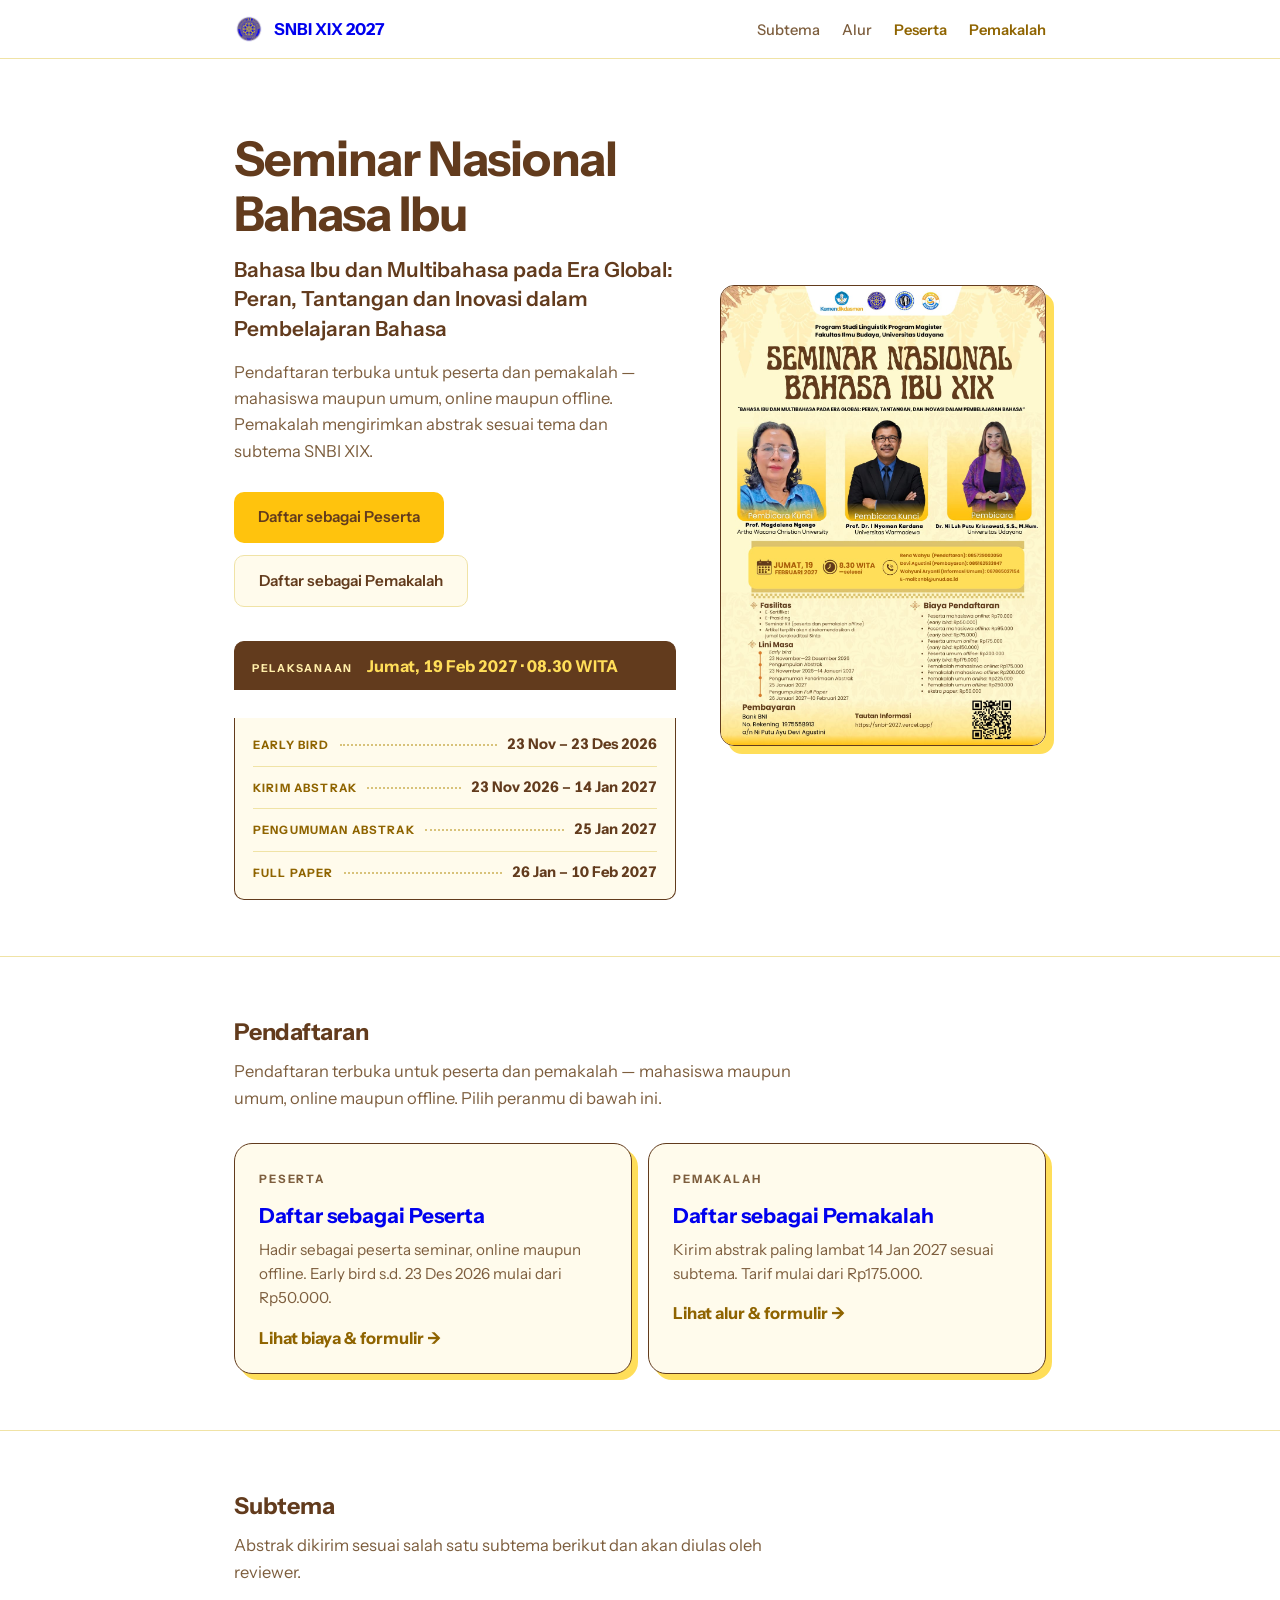
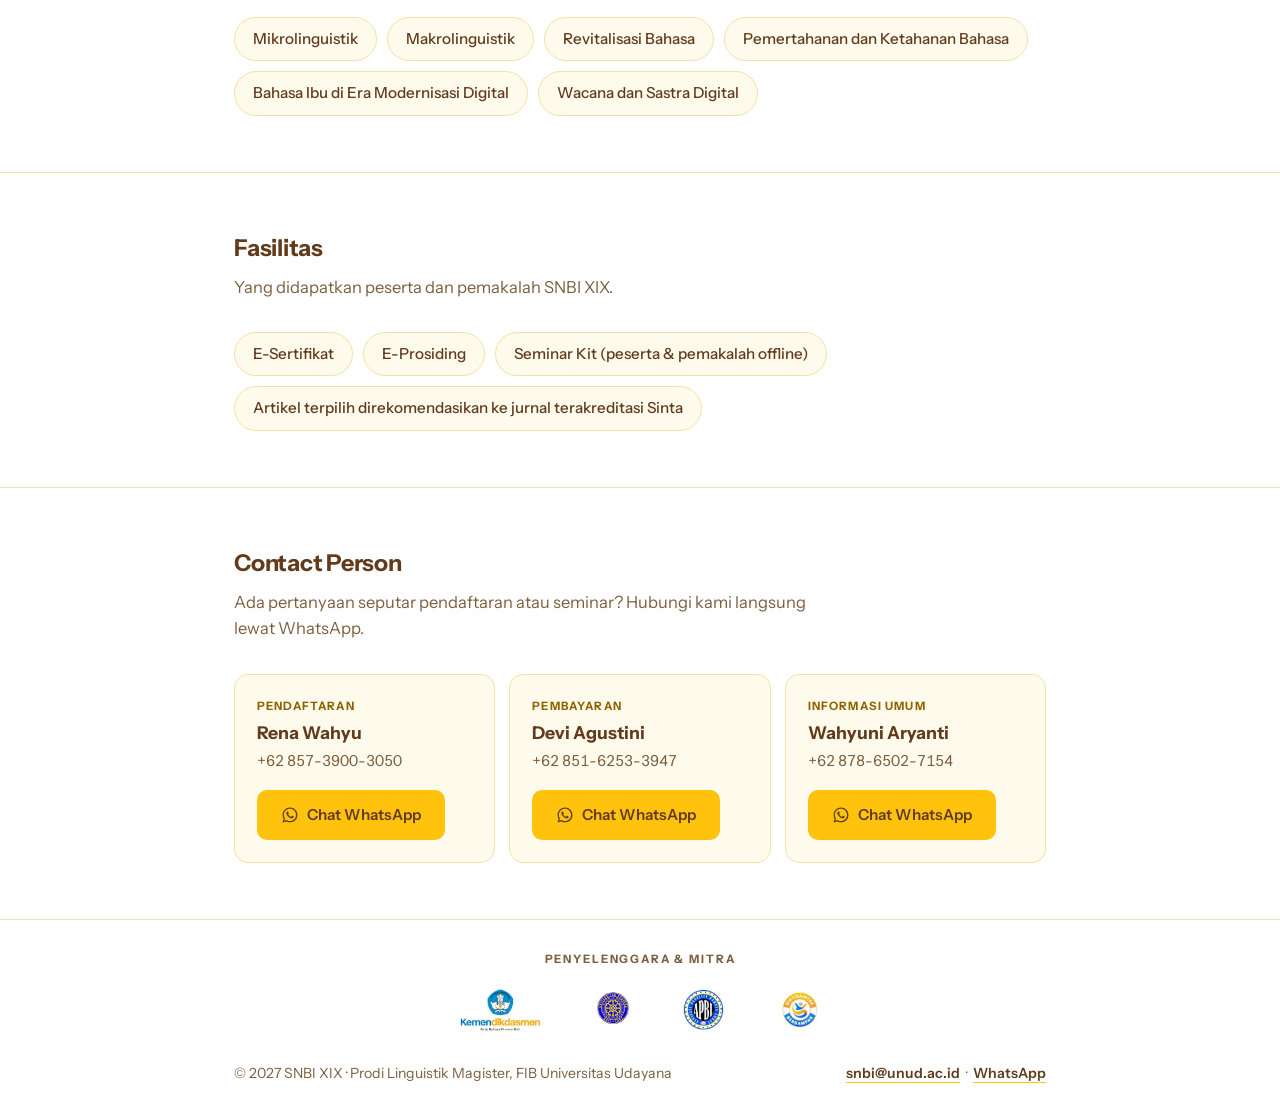
<file: index.html>
<!doctype html>
<html lang="id">
  <head>
    <meta charset="UTF-8" />
    <meta name="viewport" content="width=device-width, initial-scale=1.0" />
    <meta
      name="description"
      content="Seminar Nasional Bahasa Ibu (SNBI) XIX 2027 — Jumat, 19 Februari 2027, Universitas Udayana. Pendaftaran peserta & pemakalah."
    />
    <title>SNBI XIX 2027 — Seminar Nasional Bahasa Ibu</title>
    <link rel="icon" type="image/png" href="favicon.png" />
    <link rel="preconnect" href="https://fonts.googleapis.com" />
    <link rel="preconnect" href="https://fonts.gstatic.com" crossorigin />
    <link
      href="https://fonts.googleapis.com/css2?family=Instrument+Sans:wght@400;500;600;700&display=swap"
      rel="stylesheet"
    />
    <link rel="stylesheet" href="styles.css" />
    <script src="site.js" defer></script>
  </head>
  <body>
    <nav class="nav">
      <div class="nav-inner">
        <a class="brand" href="index.html">
          <img src="favicon.png" alt="Lambang Universitas Udayana" />
          SNBI XIX 2027
        </a>
        <ul class="nav-links">
          <li class="hide-mobile"><a href="#subtema">Subtema</a></li>
          <li class="hide-mobile"><a href="pemakalah.html#alur">Alur</a></li>
          <li><a class="nav-cta" href="peserta.html">Peserta</a></li>
          <li><a class="nav-cta" href="pemakalah.html">Pemakalah</a></li>
        </ul>
      </div>
    </nav>

    <header class="hero">
      <div class="wrap hero-grid">
        <div class="hero-copy">
        <h1>Seminar Nasional Bahasa Ibu</h1>
        <p class="hero-sub">
          Bahasa Ibu dan Multibahasa pada Era Global: Peran, Tantangan dan
          Inovasi dalam Pembelajaran Bahasa
        </p>
        <p>
          Pendaftaran terbuka untuk peserta dan pemakalah — mahasiswa maupun
          umum, online maupun offline. Pemakalah mengirimkan abstrak sesuai
          tema dan subtema SNBI XIX.
        </p>
        <div class="actions">
          <a class="btn btn-primary" href="peserta.html">Daftar sebagai Peserta</a>
          <a class="btn btn-ghost" href="pemakalah.html">Daftar sebagai Pemakalah</a>
        </div>
        <div class="dates">
          <p class="dates-when">
            <span>Pelaksanaan</span>
            <strong>Jumat, 19 Feb 2027 · 08.30 WITA</strong>
          </p>
          <dl>
            <div>
              <dt>Early bird</dt>
              <span class="dots" aria-hidden="true"></span>
              <dd>23 Nov – 23 Des 2026</dd>
            </div>
            <div>
              <dt>Kirim abstrak</dt>
              <span class="dots" aria-hidden="true"></span>
              <dd>23 Nov 2026 – 14 Jan 2027</dd>
            </div>
            <div>
              <dt>Pengumuman abstrak</dt>
              <span class="dots" aria-hidden="true"></span>
              <dd>25 Jan 2027</dd>
            </div>
            <div>
              <dt>Full paper</dt>
              <span class="dots" aria-hidden="true"></span>
              <dd>26 Jan – 10 Feb 2027</dd>
            </div>
          </dl>
        </div>
        </div>
        <a
          class="poster-card"
          href="poster.jpg"
          target="_blank"
          rel="noopener"
          aria-label="Lihat poster SNBI XIX 2027 dalam ukuran penuh"
        >
          <img
            src="poster.jpg"
            alt="Poster Seminar Nasional Bahasa Ibu (SNBI) XIX 2027"
          />
        </a>
      </div>
    </header>

    <section class="section" id="daftar">
      <div class="wrap">
        <h2>Pendaftaran</h2>
        <p class="section-intro">
          Pendaftaran terbuka untuk peserta dan pemakalah — mahasiswa maupun
          umum, online maupun offline. Pilih peranmu di bawah ini.
        </p>
        <div class="choice-grid">
          <a class="choice" href="peserta.html">
            <span class="tag">Peserta</span>
            <strong>Daftar sebagai Peserta</strong>
            <p>
              Hadir sebagai peserta seminar, online maupun offline. Early
              bird s.d. 23 Des 2026 mulai dari Rp50.000.
            </p>
            <span class="go">Lihat biaya &amp; formulir →</span>
          </a>
          <a class="choice" href="pemakalah.html">
            <span class="tag">Pemakalah</span>
            <strong>Daftar sebagai Pemakalah</strong>
            <p>
              Kirim abstrak paling lambat 14 Jan 2027 sesuai subtema. Tarif
              mulai dari Rp175.000.
            </p>
            <span class="go">Lihat alur &amp; formulir →</span>
          </a>
        </div>
      </div>
    </section>

    <section class="section" id="subtema">
      <div class="wrap">
        <h2>Subtema</h2>
        <p class="section-intro">
          Abstrak dikirim sesuai salah satu subtema berikut dan akan diulas
          oleh reviewer.
        </p>
        <div class="chips">
          <span class="chip">Mikrolinguistik</span>
          <span class="chip">Makrolinguistik</span>
          <span class="chip">Revitalisasi Bahasa</span>
          <span class="chip">Pemertahanan dan Ketahanan Bahasa</span>
          <span class="chip">Bahasa Ibu di Era Modernisasi Digital</span>
          <span class="chip">Wacana dan Sastra Digital</span>
        </div>
      </div>
    </section>

    <section class="section" id="fasilitas">
      <div class="wrap">
        <h2>Fasilitas</h2>
        <p class="section-intro">
          Yang didapatkan peserta dan pemakalah SNBI XIX.
        </p>
        <div class="chips">
          <span class="chip">E-Sertifikat</span>
          <span class="chip">E-Prosiding</span>
          <span class="chip">Seminar Kit (peserta &amp; pemakalah offline)</span>
          <span class="chip"
            >Artikel terpilih direkomendasikan ke jurnal terakreditasi
            Sinta</span
          >
        </div>
      </div>
    </section>

    <section class="section" id="kontak">
      <div class="wrap">
        <h2>Contact Person</h2>
        <p class="section-intro">
          Ada pertanyaan seputar pendaftaran atau seminar? Hubungi kami
          langsung lewat WhatsApp.
        </p>
        <div class="contact-grid">
          <div class="contact-card">
            <div class="who">
              <span class="role">Pendaftaran</span>
              <strong>Rena Wahyu</strong>
              <span>+62 857-3900-3050</span>
            </div>
            <a class="btn-wa" data-link="waRena" aria-label="Chat WhatsApp Rena Wahyu (Pendaftaran)">
              <svg width="18" height="18" viewBox="0 0 24 24" fill="currentColor" aria-hidden="true">
                <path d="M12.04 2c-5.46 0-9.9 4.44-9.9 9.9 0 1.75.46 3.45 1.32 4.95L2 22l5.3-1.39c1.45.79 3.08 1.21 4.74 1.21 5.46 0 9.9-4.44 9.9-9.9S17.5 2 12.04 2Zm0 18.02c-1.48 0-2.94-.4-4.2-1.15l-.3-.18-3.12.82.83-3.04-.2-.31a8.06 8.06 0 0 1-1.24-4.26c0-4.47 3.64-8.1 8.12-8.1 4.47 0 8.1 3.63 8.1 8.1 0 4.48-3.63 8.12-8.1 8.12Zm4.46-6.08c-.24-.12-1.44-.71-1.66-.79-.22-.08-.39-.12-.55.12-.16.24-.63.79-.77.95-.14.16-.28.18-.52.06-.24-.12-1.03-.38-1.96-1.21-.72-.64-1.21-1.44-1.35-1.68-.14-.24-.02-.37.11-.5.11-.11.24-.28.36-.42.12-.14.16-.24.24-.4.08-.16.04-.3-.02-.42-.06-.12-.55-1.32-.75-1.81-.2-.47-.4-.41-.55-.41h-.47c-.16 0-.42.06-.64.3-.22.24-.84.82-.84 2s.86 2.32.98 2.48c.12.16 1.7 2.6 4.12 3.64.58.25 1.02.4 1.37.51.58.18 1.1.16 1.51.1.46-.07 1.44-.59 1.64-1.16.2-.57.2-1.05.14-1.16-.06-.1-.22-.16-.46-.28Z"/>
              </svg>
              Chat WhatsApp
            </a>
          </div>
          <div class="contact-card">
            <div class="who">
              <span class="role">Pembayaran</span>
              <strong>Devi Agustini</strong>
              <span>+62 851-6253-3947</span>
            </div>
            <a class="btn-wa" data-link="waDewi" aria-label="Chat WhatsApp Devi Agustini (Pembayaran)">
              <svg width="18" height="18" viewBox="0 0 24 24" fill="currentColor" aria-hidden="true">
                <path d="M12.04 2c-5.46 0-9.9 4.44-9.9 9.9 0 1.75.46 3.45 1.32 4.95L2 22l5.3-1.39c1.45.79 3.08 1.21 4.74 1.21 5.46 0 9.9-4.44 9.9-9.9S17.5 2 12.04 2Zm0 18.02c-1.48 0-2.94-.4-4.2-1.15l-.3-.18-3.12.82.83-3.04-.2-.31a8.06 8.06 0 0 1-1.24-4.26c0-4.47 3.64-8.1 8.12-8.1 4.47 0 8.1 3.63 8.1 8.1 0 4.48-3.63 8.12-8.1 8.12Zm4.46-6.08c-.24-.12-1.44-.71-1.66-.79-.22-.08-.39-.12-.55.12-.16.24-.63.79-.77.95-.14.16-.28.18-.52.06-.24-.12-1.03-.38-1.96-1.21-.72-.64-1.21-1.44-1.35-1.68-.14-.24-.02-.37.11-.5.11-.11.24-.28.36-.42.12-.14.16-.24.24-.4.08-.16.04-.3-.02-.42-.06-.12-.55-1.32-.75-1.81-.2-.47-.4-.41-.55-.41h-.47c-.16 0-.42.06-.64.3-.22.24-.84.82-.84 2s.86 2.32.98 2.48c.12.16 1.7 2.6 4.12 3.64.58.25 1.02.4 1.37.51.58.18 1.1.16 1.51.1.46-.07 1.44-.59 1.64-1.16.2-.57.2-1.05.14-1.16-.06-.1-.22-.16-.46-.28Z"/>
              </svg>
              Chat WhatsApp
            </a>
          </div>
          <div class="contact-card">
            <div class="who">
              <span class="role">Informasi Umum</span>
              <strong>Wahyuni Aryanti</strong>
              <span>+62 878-6502-7154</span>
            </div>
            <a class="btn-wa" data-link="waWahyuni" aria-label="Chat WhatsApp Wahyuni Aryanti (Informasi Umum)">
              <svg width="18" height="18" viewBox="0 0 24 24" fill="currentColor" aria-hidden="true">
                <path d="M12.04 2c-5.46 0-9.9 4.44-9.9 9.9 0 1.75.46 3.45 1.32 4.95L2 22l5.3-1.39c1.45.79 3.08 1.21 4.74 1.21 5.46 0 9.9-4.44 9.9-9.9S17.5 2 12.04 2Zm0 18.02c-1.48 0-2.94-.4-4.2-1.15l-.3-.18-3.12.82.83-3.04-.2-.31a8.06 8.06 0 0 1-1.24-4.26c0-4.47 3.64-8.1 8.12-8.1 4.47 0 8.1 3.63 8.1 8.1 0 4.48-3.63 8.12-8.1 8.12Zm4.46-6.08c-.24-.12-1.44-.71-1.66-.79-.22-.08-.39-.12-.55.12-.16.24-.63.79-.77.95-.14.16-.28.18-.52.06-.24-.12-1.03-.38-1.96-1.21-.72-.64-1.21-1.44-1.35-1.68-.14-.24-.02-.37.11-.5.11-.11.24-.28.36-.42.12-.14.16-.24.24-.4.08-.16.04-.3-.02-.42-.06-.12-.55-1.32-.75-1.81-.2-.47-.4-.41-.55-.41h-.47c-.16 0-.42.06-.64.3-.22.24-.84.82-.84 2s.86 2.32.98 2.48c.12.16 1.7 2.6 4.12 3.64.58.25 1.02.4 1.37.51.58.18 1.1.16 1.51.1.46-.07 1.44-.59 1.64-1.16.2-.57.2-1.05.14-1.16-.06-.1-.22-.16-.46-.28Z"/>
              </svg>
              Chat WhatsApp
            </a>
          </div>
        </div>
      </div>
    </section>

    <footer>
      <div class="wrap">
        <p class="logo-label">Penyelenggara &amp; Mitra</p>
        <div class="logo-row">
          <img
            src="logo-kemendikdasmen.png"
            alt="Logo Kementerian Pendidikan Dasar dan Menengah"
          />
          <img src="logo_unud.png" alt="Logo Universitas Udayana" />
          <img
            src="logo-apbl.png"
            alt="Logo Asosiasi Peneliti Bahasa Lokal"
          />
          <img
            src="logo-berdampak.png"
            alt="Logo Diktisaintek Berdampak"
          />
        </div>
        <div class="footer-inner">
          <span
            >&copy; 2027 SNBI XIX · Prodi Linguistik Magister, FIB Universitas
            Udayana</span
          >
          <span>
            <a data-link="email">snbi@unud.ac.id</a> &nbsp;·&nbsp;
            <a data-link="wa">WhatsApp</a>
          </span>
        </div>
      </div>
    </footer>
  </body>
</html>
</file>
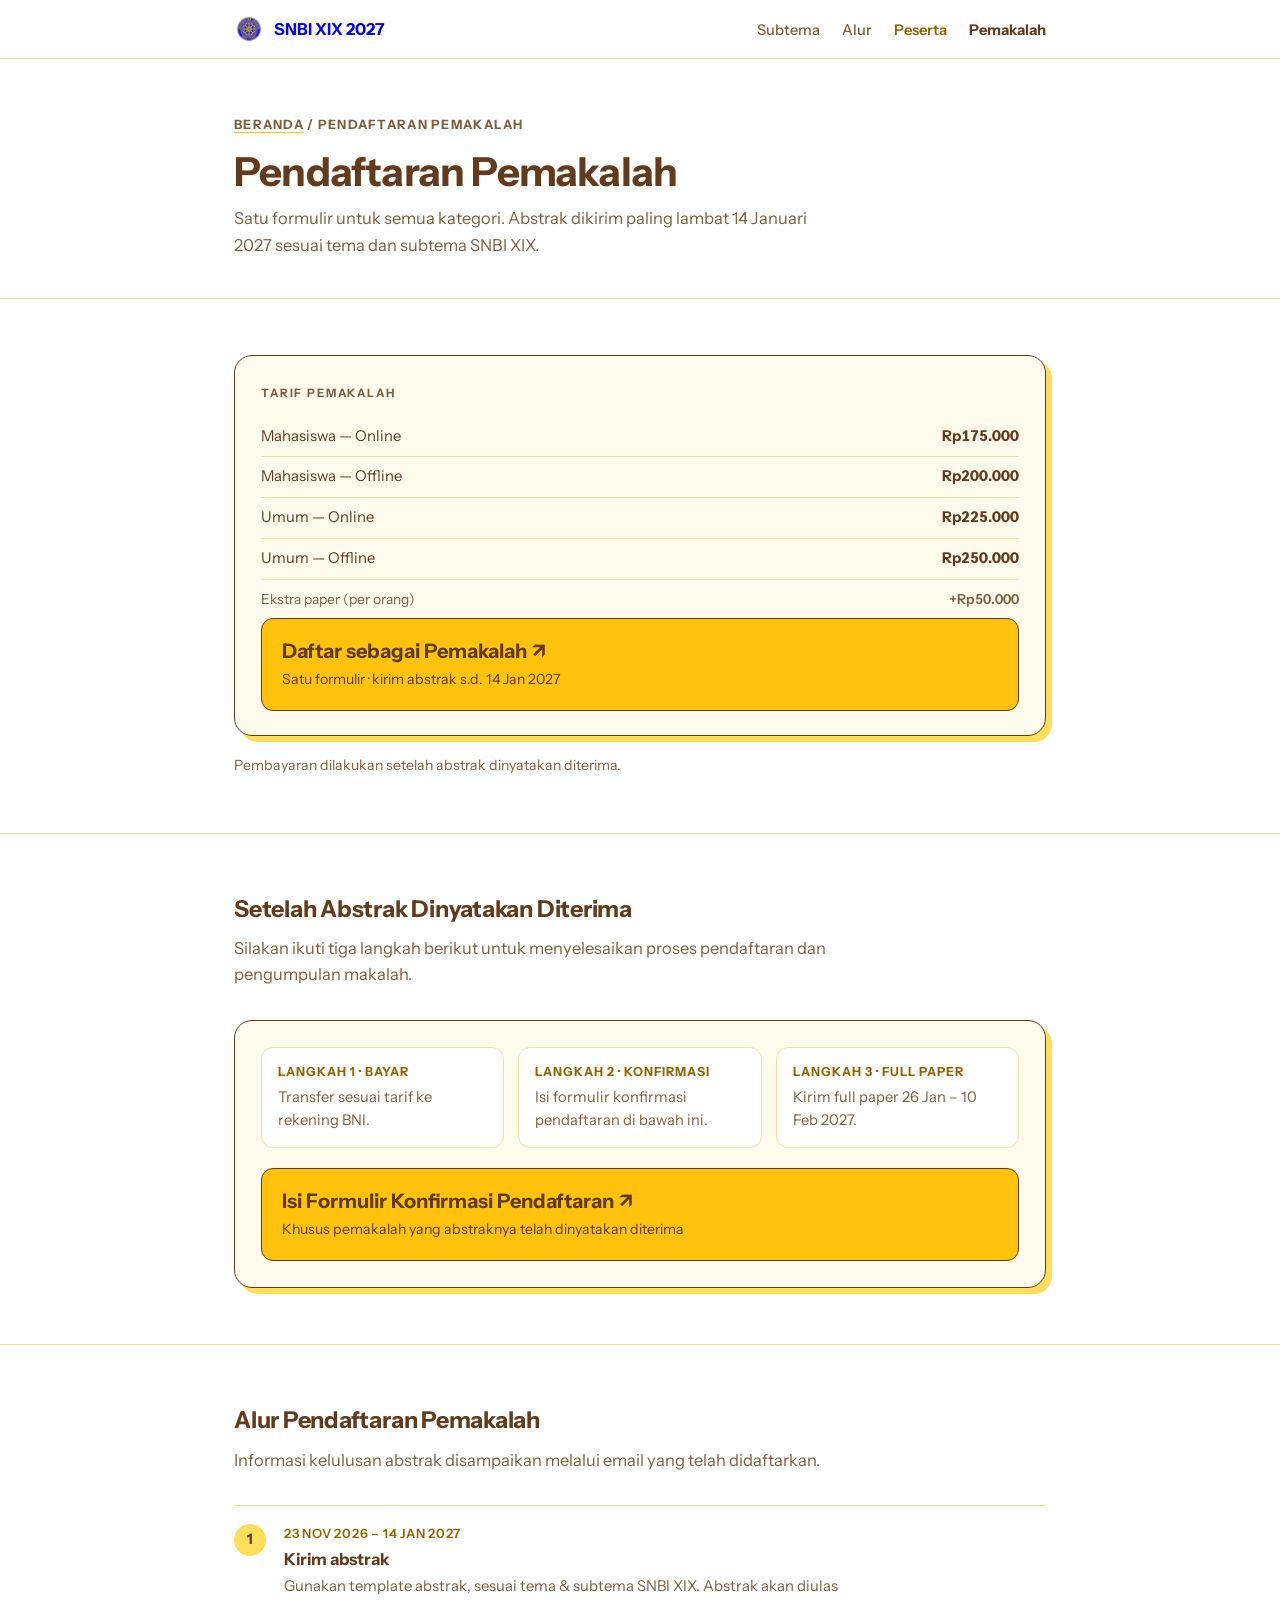
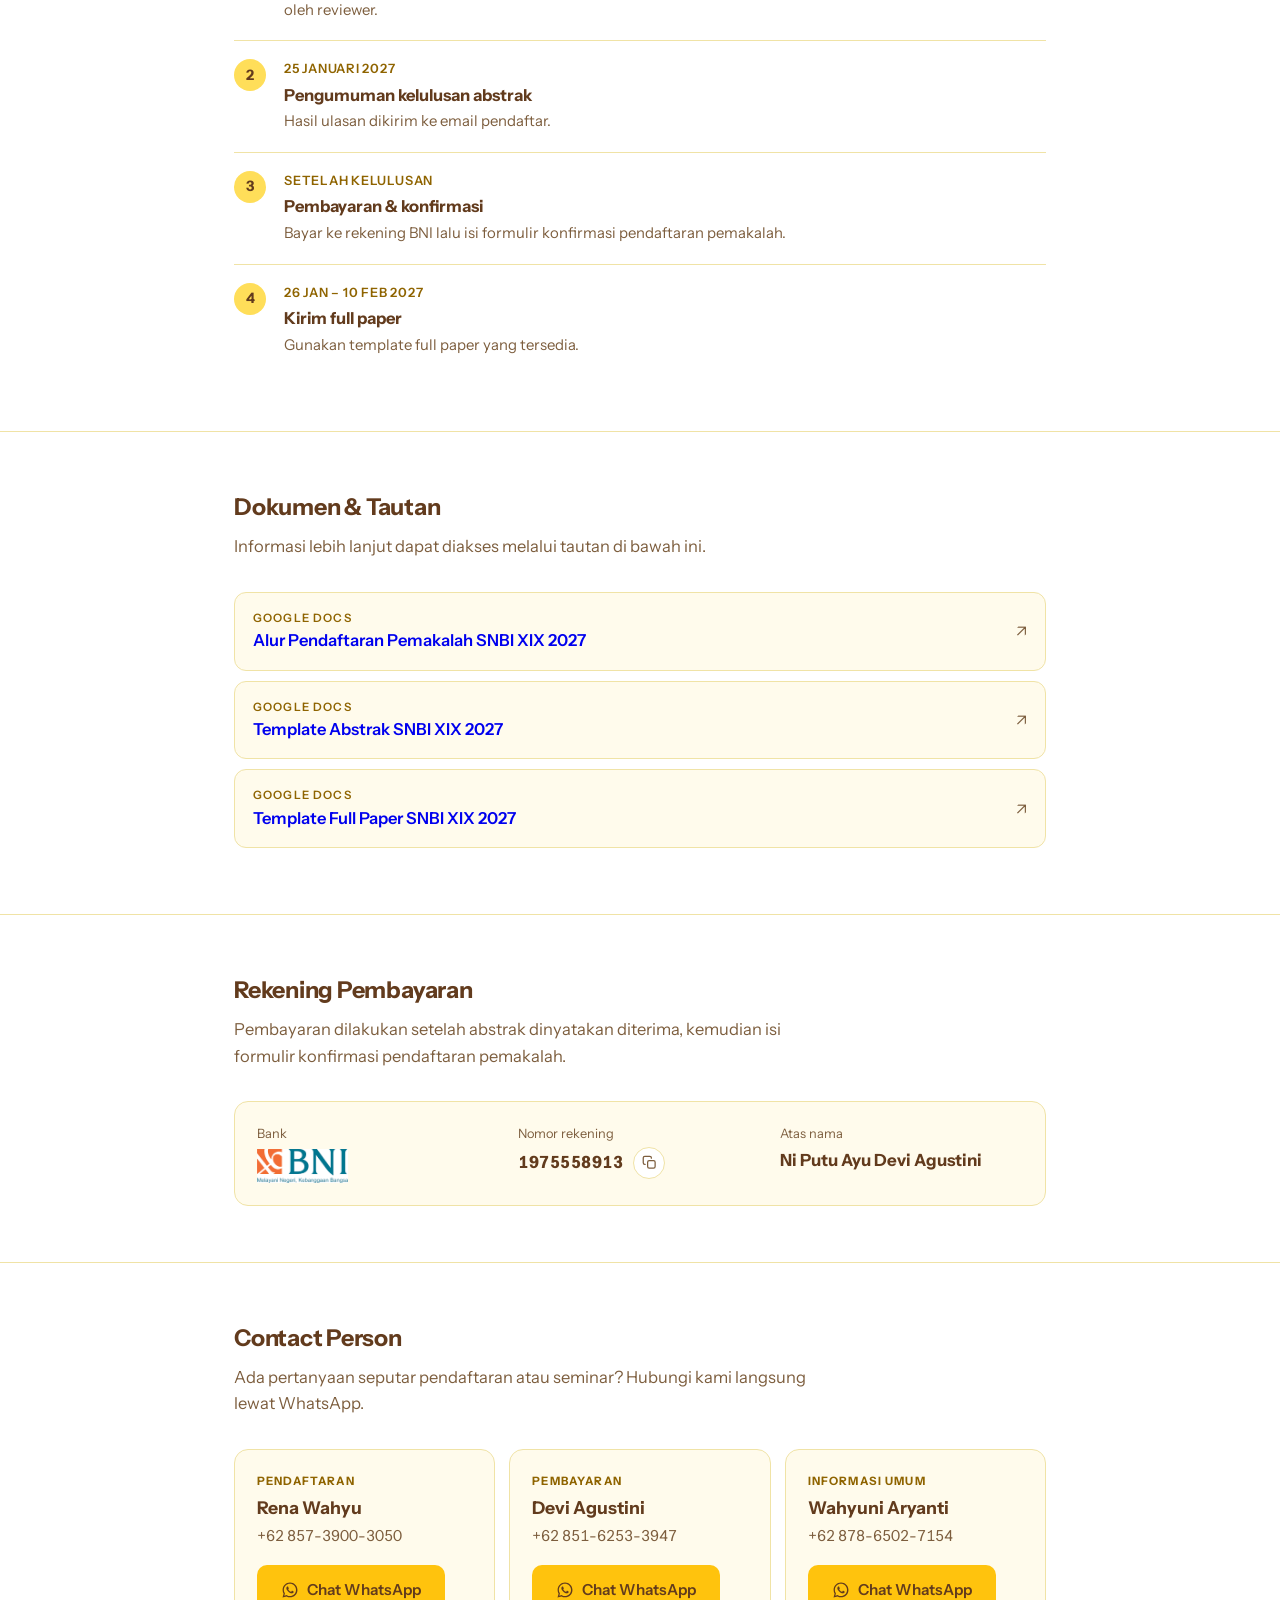
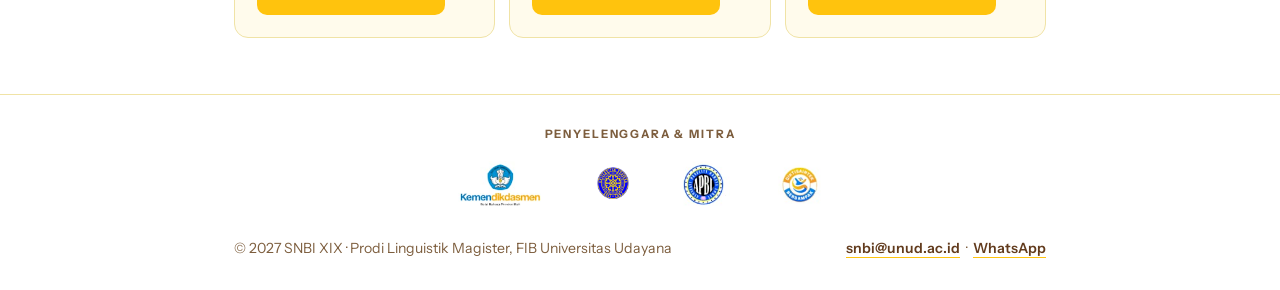
<file: pemakalah.html>
<!doctype html>
<html lang="id">
  <head>
    <meta charset="UTF-8" />
    <meta name="viewport" content="width=device-width, initial-scale=1.0" />
    <meta
      name="description"
      content="Pendaftaran pemakalah SNBI XIX 2027 — kirim abstrak s.d. 14 Jan 2027. Tarif, alur pendaftaran, dan template dokumen."
    />
    <title>Pendaftaran Pemakalah — SNBI XIX 2027</title>
    <link rel="icon" type="image/png" href="favicon.png" />
    <link rel="preconnect" href="https://fonts.googleapis.com" />
    <link rel="preconnect" href="https://fonts.gstatic.com" crossorigin />
    <link
      href="https://fonts.googleapis.com/css2?family=Instrument+Sans:wght@400;500;600;700&display=swap"
      rel="stylesheet"
    />
    <link rel="stylesheet" href="styles.css" />
    <script src="site.js" defer></script>
  </head>
  <body>
    <nav class="nav">
      <div class="nav-inner">
        <a class="brand" href="index.html">
          <img src="favicon.png" alt="Lambang Universitas Udayana" />
          SNBI XIX 2027
        </a>
        <ul class="nav-links">
          <li class="hide-mobile"><a href="index.html#subtema">Subtema</a></li>
          <li class="hide-mobile"><a href="#alur">Alur</a></li>
          <li><a class="nav-cta" href="peserta.html">Peserta</a></li>
          <li><a class="nav-cta" href="pemakalah.html" aria-current="page">Pemakalah</a></li>
        </ul>
      </div>
    </nav>

    <header class="page-hero">
      <div class="wrap">
        <p class="crumbs"><a href="index.html">Beranda</a> / Pendaftaran Pemakalah</p>
        <h1>Pendaftaran Pemakalah</h1>
        <p>
          Satu formulir untuk semua kategori. Abstrak dikirim paling lambat
          14 Januari 2027 sesuai tema dan subtema SNBI XIX.
        </p>
      </div>
    </header>

    <section class="section" id="daftar">
      <div class="wrap">
        <div class="ticket single">
          <div class="stub stub-pemakalah">
            <span class="tag">Tarif Pemakalah</span>
            <ul class="p-list">
              <li>Mahasiswa — Online <span>Rp175.000</span></li>
              <li>Mahasiswa — Offline <span>Rp200.000</span></li>
              <li>Umum — Online <span>Rp225.000</span></li>
              <li>Umum — Offline <span>Rp250.000</span></li>
              <li class="extra">Ekstra paper (per orang) <span>+Rp50.000</span></li>
            </ul>
            <a class="t-big" data-link="pemakalah">
              <strong>Daftar sebagai Pemakalah ↗</strong>
              <span>Satu formulir · kirim abstrak s.d. 14 Jan 2027</span>
            </a>
          </div>
        </div>
        <p class="register-note">
          Pembayaran dilakukan setelah abstrak dinyatakan diterima.
        </p>
      </div>
    </section>

    <section class="section" id="konfirmasi">
      <div class="wrap">
        <h2>Setelah Abstrak Dinyatakan Diterima</h2>
        <p class="section-intro">
          Silakan ikuti tiga langkah berikut untuk menyelesaikan proses
          pendaftaran dan pengumpulan makalah.
        </p>
        <div class="lulus-card">
          <ol class="lulus-steps">
            <li>
              <strong>Langkah 1 · Bayar</strong>
              <span>Transfer sesuai tarif ke rekening BNI.</span>
            </li>
            <li>
              <strong>Langkah 2 · Konfirmasi</strong>
              <span>Isi formulir konfirmasi pendaftaran di bawah ini.</span>
            </li>
            <li>
              <strong>Langkah 3 · Full paper</strong>
              <span>Kirim full paper 26 Jan – 10 Feb 2027.</span>
            </li>
          </ol>
          <a class="t-big" data-link="konfirmasiPendaftaran">
            <strong>Isi Formulir Konfirmasi Pendaftaran ↗</strong>
            <span>Khusus pemakalah yang abstraknya telah dinyatakan diterima</span>
          </a>
        </div>
      </div>
    </section>

    <section class="section" id="alur">
      <div class="wrap">
        <h2>Alur Pendaftaran Pemakalah</h2>
        <p class="section-intro">
          Informasi kelulusan abstrak disampaikan melalui email yang telah
          didaftarkan.
        </p>
        <ol class="steps">
          <li>
            <div>
              <time>23 Nov 2026 – 14 Jan 2027</time>
              <strong>Kirim abstrak</strong>
              <p>
                Gunakan template abstrak, sesuai tema &amp; subtema SNBI
                XIX. Abstrak akan diulas oleh reviewer.
              </p>
            </div>
          </li>
          <li>
            <div>
              <time>25 Januari 2027</time>
              <strong>Pengumuman kelulusan abstrak</strong>
              <p>Hasil ulasan dikirim ke email pendaftar.</p>
            </div>
          </li>
          <li>
            <div>
              <time>Setelah kelulusan</time>
              <strong>Pembayaran &amp; konfirmasi</strong>
              <p>
                Bayar ke rekening BNI lalu isi formulir konfirmasi
                pendaftaran pemakalah.
              </p>
            </div>
          </li>
          <li>
            <div>
              <time>26 Jan – 10 Feb 2027</time>
              <strong>Kirim full paper</strong>
              <p>Gunakan template full paper yang tersedia.</p>
            </div>
          </li>
        </ol>
      </div>
    </section>

    <section class="section" id="dokumen">
      <div class="wrap">
        <h2>Dokumen &amp; Tautan</h2>
        <p class="section-intro">
          Informasi lebih lanjut dapat diakses melalui tautan di bawah ini.
        </p>
        <ul class="doc-list">
          <li>
            <a data-link="alurPemakalah">
              <span><span class="tag">Google Docs</span><strong>Alur Pendaftaran Pemakalah SNBI XIX 2027</strong></span>
              <span class="arrow">↗</span>
            </a>
          </li>
          <li>
            <a data-link="templateAbstrak">
              <span><span class="tag">Google Docs</span><strong>Template Abstrak SNBI XIX 2027</strong></span>
              <span class="arrow">↗</span>
            </a>
          </li>
          <li>
            <a data-link="templateFullPaper">
              <span><span class="tag">Google Docs</span><strong>Template Full Paper SNBI XIX 2027</strong></span>
              <span class="arrow">↗</span>
            </a>
          </li>
        </ul>
      </div>
    </section>

    <section class="section" id="pembayaran">
      <div class="wrap">
        <h2>Rekening Pembayaran</h2>
        <p class="section-intro">
          Pembayaran dilakukan setelah abstrak dinyatakan diterima, kemudian
          isi formulir konfirmasi pendaftaran pemakalah.
        </p>
        <dl class="pay-card">
          <div>
            <dt>Bank</dt>
            <dd>
              <img
                class="bank-logo"
                src="logo-bni.png"
                alt="Logo Bank BNI"
                height="34"
              />
            </dd>
          </div>
          <div>
            <dt>Nomor rekening</dt>
            <dd class="copy-line">
              <span class="acc">1975558913</span>
              <button
                class="btn-copy"
                type="button"
                data-copy="1975558913"
                aria-label="Salin nomor rekening"
                title="Salin nomor rekening"
              >
                <svg
                  class="ic-copy"
                  width="15"
                  height="15"
                  viewBox="0 0 24 24"
                  fill="none"
                  stroke="currentColor"
                  stroke-width="2"
                  stroke-linecap="round"
                  stroke-linejoin="round"
                  aria-hidden="true"
                >
                  <rect x="9" y="9" width="12" height="12" rx="2.5" />
                  <path d="M5 15H4.5A2.5 2.5 0 0 1 2 12.5v-8A2.5 2.5 0 0 1 4.5 2h8A2.5 2.5 0 0 1 15 4.5V5" />
                </svg>
                <svg
                  class="ic-check"
                  width="15"
                  height="15"
                  viewBox="0 0 24 24"
                  fill="none"
                  stroke="currentColor"
                  stroke-width="2.5"
                  stroke-linecap="round"
                  stroke-linejoin="round"
                  aria-hidden="true"
                >
                  <path d="M4.5 12.5l5 5 10-11" />
                </svg>
              </button>
            </dd>
          </div>
          <div>
            <dt>Atas nama</dt>
            <dd>Ni Putu Ayu Devi Agustini</dd>
          </div>
        </dl>
      </div>
    </section>

    <section class="section" id="kontak">
      <div class="wrap">
        <h2>Contact Person</h2>
        <p class="section-intro">
          Ada pertanyaan seputar pendaftaran atau seminar? Hubungi kami
          langsung lewat WhatsApp.
        </p>
        <div class="contact-grid">
          <div class="contact-card">
            <div class="who">
              <span class="role">Pendaftaran</span>
              <strong>Rena Wahyu</strong>
              <span>+62 857-3900-3050</span>
            </div>
            <a class="btn-wa" data-link="waRena" aria-label="Chat WhatsApp Rena Wahyu (Pendaftaran)">
              <svg width="18" height="18" viewBox="0 0 24 24" fill="currentColor" aria-hidden="true">
                <path d="M12.04 2c-5.46 0-9.9 4.44-9.9 9.9 0 1.75.46 3.45 1.32 4.95L2 22l5.3-1.39c1.45.79 3.08 1.21 4.74 1.21 5.46 0 9.9-4.44 9.9-9.9S17.5 2 12.04 2Zm0 18.02c-1.48 0-2.94-.4-4.2-1.15l-.3-.18-3.12.82.83-3.04-.2-.31a8.06 8.06 0 0 1-1.24-4.26c0-4.47 3.64-8.1 8.12-8.1 4.47 0 8.1 3.63 8.1 8.1 0 4.48-3.63 8.12-8.1 8.12Zm4.46-6.08c-.24-.12-1.44-.71-1.66-.79-.22-.08-.39-.12-.55.12-.16.24-.63.79-.77.95-.14.16-.28.18-.52.06-.24-.12-1.03-.38-1.96-1.21-.72-.64-1.21-1.44-1.35-1.68-.14-.24-.02-.37.11-.5.11-.11.24-.28.36-.42.12-.14.16-.24.24-.4.08-.16.04-.3-.02-.42-.06-.12-.55-1.32-.75-1.81-.2-.47-.4-.41-.55-.41h-.47c-.16 0-.42.06-.64.3-.22.24-.84.82-.84 2s.86 2.32.98 2.48c.12.16 1.7 2.6 4.12 3.64.58.25 1.02.4 1.37.51.58.18 1.1.16 1.51.1.46-.07 1.44-.59 1.64-1.16.2-.57.2-1.05.14-1.16-.06-.1-.22-.16-.46-.28Z"/>
              </svg>
              Chat WhatsApp
            </a>
          </div>
          <div class="contact-card">
            <div class="who">
              <span class="role">Pembayaran</span>
              <strong>Devi Agustini</strong>
              <span>+62 851-6253-3947</span>
            </div>
            <a class="btn-wa" data-link="waDewi" aria-label="Chat WhatsApp Devi Agustini (Pembayaran)">
              <svg width="18" height="18" viewBox="0 0 24 24" fill="currentColor" aria-hidden="true">
                <path d="M12.04 2c-5.46 0-9.9 4.44-9.9 9.9 0 1.75.46 3.45 1.32 4.95L2 22l5.3-1.39c1.45.79 3.08 1.21 4.74 1.21 5.46 0 9.9-4.44 9.9-9.9S17.5 2 12.04 2Zm0 18.02c-1.48 0-2.94-.4-4.2-1.15l-.3-.18-3.12.82.83-3.04-.2-.31a8.06 8.06 0 0 1-1.24-4.26c0-4.47 3.64-8.1 8.12-8.1 4.47 0 8.1 3.63 8.1 8.1 0 4.48-3.63 8.12-8.1 8.12Zm4.46-6.08c-.24-.12-1.44-.71-1.66-.79-.22-.08-.39-.12-.55.12-.16.24-.63.79-.77.95-.14.16-.28.18-.52.06-.24-.12-1.03-.38-1.96-1.21-.72-.64-1.21-1.44-1.35-1.68-.14-.24-.02-.37.11-.5.11-.11.24-.28.36-.42.12-.14.16-.24.24-.4.08-.16.04-.3-.02-.42-.06-.12-.55-1.32-.75-1.81-.2-.47-.4-.41-.55-.41h-.47c-.16 0-.42.06-.64.3-.22.24-.84.82-.84 2s.86 2.32.98 2.48c.12.16 1.7 2.6 4.12 3.64.58.25 1.02.4 1.37.51.58.18 1.1.16 1.51.1.46-.07 1.44-.59 1.64-1.16.2-.57.2-1.05.14-1.16-.06-.1-.22-.16-.46-.28Z"/>
              </svg>
              Chat WhatsApp
            </a>
          </div>
          <div class="contact-card">
            <div class="who">
              <span class="role">Informasi Umum</span>
              <strong>Wahyuni Aryanti</strong>
              <span>+62 878-6502-7154</span>
            </div>
            <a class="btn-wa" data-link="waWahyuni" aria-label="Chat WhatsApp Wahyuni Aryanti (Informasi Umum)">
              <svg width="18" height="18" viewBox="0 0 24 24" fill="currentColor" aria-hidden="true">
                <path d="M12.04 2c-5.46 0-9.9 4.44-9.9 9.9 0 1.75.46 3.45 1.32 4.95L2 22l5.3-1.39c1.45.79 3.08 1.21 4.74 1.21 5.46 0 9.9-4.44 9.9-9.9S17.5 2 12.04 2Zm0 18.02c-1.48 0-2.94-.4-4.2-1.15l-.3-.18-3.12.82.83-3.04-.2-.31a8.06 8.06 0 0 1-1.24-4.26c0-4.47 3.64-8.1 8.12-8.1 4.47 0 8.1 3.63 8.1 8.1 0 4.48-3.63 8.12-8.1 8.12Zm4.46-6.08c-.24-.12-1.44-.71-1.66-.79-.22-.08-.39-.12-.55.12-.16.24-.63.79-.77.95-.14.16-.28.18-.52.06-.24-.12-1.03-.38-1.96-1.21-.72-.64-1.21-1.44-1.35-1.68-.14-.24-.02-.37.11-.5.11-.11.24-.28.36-.42.12-.14.16-.24.24-.4.08-.16.04-.3-.02-.42-.06-.12-.55-1.32-.75-1.81-.2-.47-.4-.41-.55-.41h-.47c-.16 0-.42.06-.64.3-.22.24-.84.82-.84 2s.86 2.32.98 2.48c.12.16 1.7 2.6 4.12 3.64.58.25 1.02.4 1.37.51.58.18 1.1.16 1.51.1.46-.07 1.44-.59 1.64-1.16.2-.57.2-1.05.14-1.16-.06-.1-.22-.16-.46-.28Z"/>
              </svg>
              Chat WhatsApp
            </a>
          </div>
        </div>
      </div>
    </section>

    <footer>
      <div class="wrap">
        <p class="logo-label">Penyelenggara &amp; Mitra</p>
        <div class="logo-row">
          <img
            src="logo-kemendikdasmen.png"
            alt="Logo Kementerian Pendidikan Dasar dan Menengah"
          />
          <img src="logo_unud.png" alt="Logo Universitas Udayana" />
          <img
            src="logo-apbl.png"
            alt="Logo Asosiasi Peneliti Bahasa Lokal"
          />
          <img
            src="logo-berdampak.png"
            alt="Logo Diktisaintek Berdampak"
          />
        </div>
        <div class="footer-inner">
          <span
            >&copy; 2027 SNBI XIX · Prodi Linguistik Magister, FIB Universitas
            Udayana</span
          >
          <span>
            <a data-link="email">snbi@unud.ac.id</a> &nbsp;·&nbsp;
            <a data-link="wa">WhatsApp</a>
          </span>
        </div>
      </div>
    </footer>
  </body>
</html>
</file>
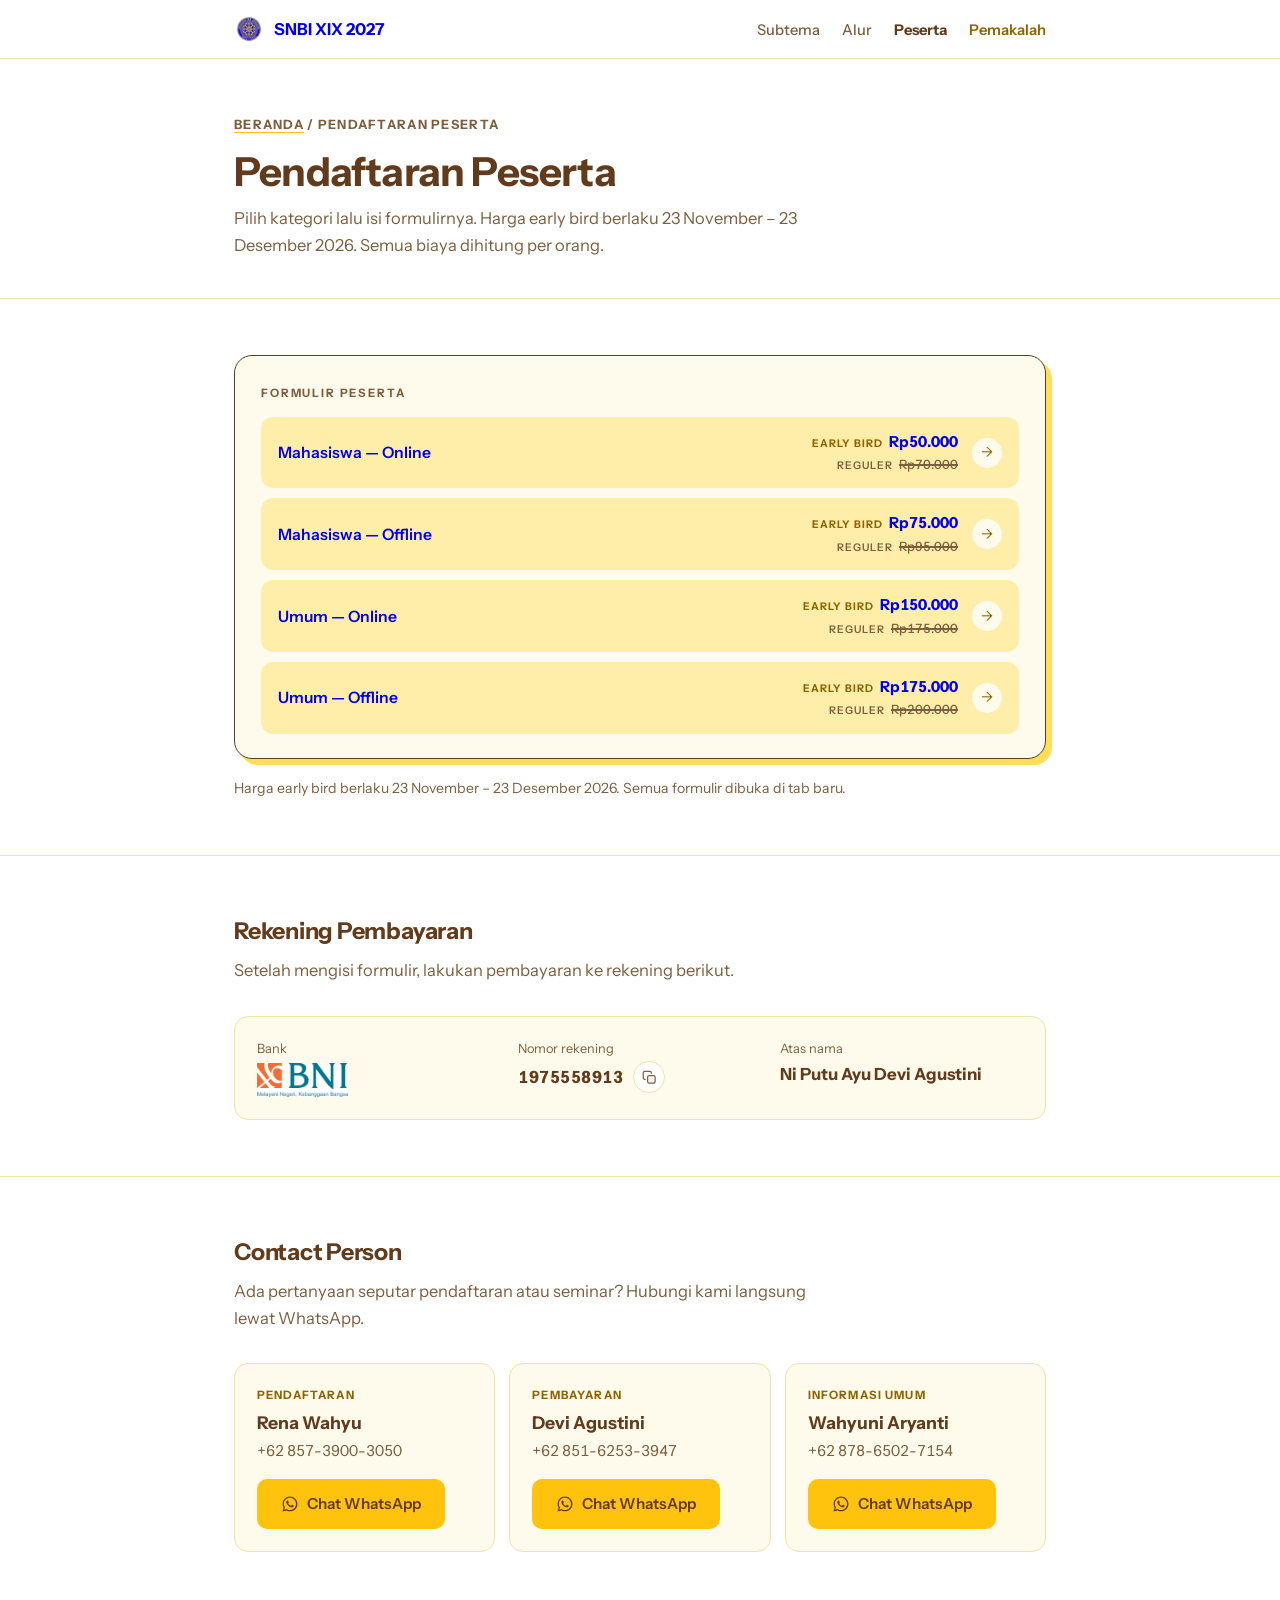
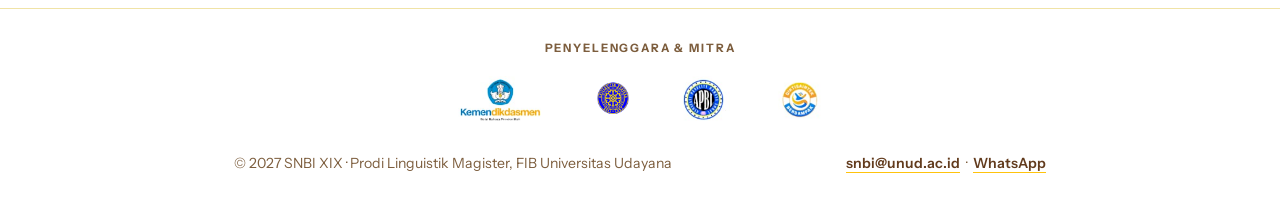
<file: peserta.html>
<!doctype html>
<html lang="id">
  <head>
    <meta charset="UTF-8" />
    <meta name="viewport" content="width=device-width, initial-scale=1.0" />
    <meta
      name="description"
      content="Pendaftaran peserta SNBI XIX 2027 — mahasiswa & umum, online & offline. Harga early bird dan formulir pendaftaran."
    />
    <title>Pendaftaran Peserta — SNBI XIX 2027</title>
    <link rel="icon" type="image/png" href="favicon.png" />
    <link rel="preconnect" href="https://fonts.googleapis.com" />
    <link rel="preconnect" href="https://fonts.gstatic.com" crossorigin />
    <link
      href="https://fonts.googleapis.com/css2?family=Instrument+Sans:wght@400;500;600;700&display=swap"
      rel="stylesheet"
    />
    <link rel="stylesheet" href="styles.css" />
    <script src="site.js" defer></script>
  </head>
  <body>
    <nav class="nav">
      <div class="nav-inner">
        <a class="brand" href="index.html">
          <img src="favicon.png" alt="Lambang Universitas Udayana" />
          SNBI XIX 2027
        </a>
        <ul class="nav-links">
          <li class="hide-mobile"><a href="index.html#subtema">Subtema</a></li>
          <li class="hide-mobile"><a href="pemakalah.html#alur">Alur</a></li>
          <li><a class="nav-cta" href="peserta.html" aria-current="page">Peserta</a></li>
          <li><a class="nav-cta" href="pemakalah.html">Pemakalah</a></li>
        </ul>
      </div>
    </nav>

    <header class="page-hero">
      <div class="wrap">
        <p class="crumbs"><a href="index.html">Beranda</a> / Pendaftaran Peserta</p>
        <h1>Pendaftaran Peserta</h1>
        <p>
          Pilih kategori lalu isi formulirnya. Harga early bird berlaku
          23 November – 23 Desember 2026. Semua biaya dihitung per orang.
        </p>
      </div>
    </header>

    <section class="section" id="daftar">
      <div class="wrap">
        <div class="ticket single">
          <div class="stub">
            <span class="tag">Formulir Peserta</span>
            <a class="t-row" data-link="pesertaMahasiswaOnline">
              <strong>Mahasiswa — Online</strong>
              <span class="t-price">
                <span class="t-eb"><span class="p-label">Early bird</span>Rp50.000</span>
                <span class="t-reg"><span class="p-label">Reguler</span><s>Rp70.000</s></span>
              </span>
              <span class="arrow">→</span>
            </a>
            <a class="t-row" data-link="pesertaMahasiswaOffline">
              <strong>Mahasiswa — Offline</strong>
              <span class="t-price">
                <span class="t-eb"><span class="p-label">Early bird</span>Rp75.000</span>
                <span class="t-reg"><span class="p-label">Reguler</span><s>Rp95.000</s></span>
              </span>
              <span class="arrow">→</span>
            </a>
            <a class="t-row" data-link="pesertaUmumOnline">
              <strong>Umum — Online</strong>
              <span class="t-price">
                <span class="t-eb"><span class="p-label">Early bird</span>Rp150.000</span>
                <span class="t-reg"><span class="p-label">Reguler</span><s>Rp175.000</s></span>
              </span>
              <span class="arrow">→</span>
            </a>
            <a class="t-row" data-link="pesertaUmumOffline">
              <strong>Umum — Offline</strong>
              <span class="t-price">
                <span class="t-eb"><span class="p-label">Early bird</span>Rp175.000</span>
                <span class="t-reg"><span class="p-label">Reguler</span><s>Rp200.000</s></span>
              </span>
              <span class="arrow">→</span>
            </a>
          </div>
        </div>
        <p class="register-note">
          Harga early bird berlaku 23 November – 23 Desember 2026. Semua
          formulir dibuka di tab baru.
        </p>
      </div>
    </section>

    <section class="section" id="pembayaran">
      <div class="wrap">
        <h2>Rekening Pembayaran</h2>
        <p class="section-intro">
          Setelah mengisi formulir, lakukan pembayaran ke rekening berikut.
        </p>
        <dl class="pay-card">
          <div>
            <dt>Bank</dt>
            <dd>
              <img
                class="bank-logo"
                src="logo-bni.png"
                alt="Logo Bank BNI"
                height="34"
              />
            </dd>
          </div>
          <div>
            <dt>Nomor rekening</dt>
            <dd class="copy-line">
              <span class="acc">1975558913</span>
              <button
                class="btn-copy"
                type="button"
                data-copy="1975558913"
                aria-label="Salin nomor rekening"
                title="Salin nomor rekening"
              >
                <svg
                  class="ic-copy"
                  width="15"
                  height="15"
                  viewBox="0 0 24 24"
                  fill="none"
                  stroke="currentColor"
                  stroke-width="2"
                  stroke-linecap="round"
                  stroke-linejoin="round"
                  aria-hidden="true"
                >
                  <rect x="9" y="9" width="12" height="12" rx="2.5" />
                  <path d="M5 15H4.5A2.5 2.5 0 0 1 2 12.5v-8A2.5 2.5 0 0 1 4.5 2h8A2.5 2.5 0 0 1 15 4.5V5" />
                </svg>
                <svg
                  class="ic-check"
                  width="15"
                  height="15"
                  viewBox="0 0 24 24"
                  fill="none"
                  stroke="currentColor"
                  stroke-width="2.5"
                  stroke-linecap="round"
                  stroke-linejoin="round"
                  aria-hidden="true"
                >
                  <path d="M4.5 12.5l5 5 10-11" />
                </svg>
              </button>
            </dd>
          </div>
          <div>
            <dt>Atas nama</dt>
            <dd>Ni Putu Ayu Devi Agustini</dd>
          </div>
        </dl>
      </div>
    </section>

    <section class="section" id="kontak">
      <div class="wrap">
        <h2>Contact Person</h2>
        <p class="section-intro">
          Ada pertanyaan seputar pendaftaran atau seminar? Hubungi kami
          langsung lewat WhatsApp.
        </p>
        <div class="contact-grid">
          <div class="contact-card">
            <div class="who">
              <span class="role">Pendaftaran</span>
              <strong>Rena Wahyu</strong>
              <span>+62 857-3900-3050</span>
            </div>
            <a class="btn-wa" data-link="waRena" aria-label="Chat WhatsApp Rena Wahyu (Pendaftaran)">
              <svg width="18" height="18" viewBox="0 0 24 24" fill="currentColor" aria-hidden="true">
                <path d="M12.04 2c-5.46 0-9.9 4.44-9.9 9.9 0 1.75.46 3.45 1.32 4.95L2 22l5.3-1.39c1.45.79 3.08 1.21 4.74 1.21 5.46 0 9.9-4.44 9.9-9.9S17.5 2 12.04 2Zm0 18.02c-1.48 0-2.94-.4-4.2-1.15l-.3-.18-3.12.82.83-3.04-.2-.31a8.06 8.06 0 0 1-1.24-4.26c0-4.47 3.64-8.1 8.12-8.1 4.47 0 8.1 3.63 8.1 8.1 0 4.48-3.63 8.12-8.1 8.12Zm4.46-6.08c-.24-.12-1.44-.71-1.66-.79-.22-.08-.39-.12-.55.12-.16.24-.63.79-.77.95-.14.16-.28.18-.52.06-.24-.12-1.03-.38-1.96-1.21-.72-.64-1.21-1.44-1.35-1.68-.14-.24-.02-.37.11-.5.11-.11.24-.28.36-.42.12-.14.16-.24.24-.4.08-.16.04-.3-.02-.42-.06-.12-.55-1.32-.75-1.81-.2-.47-.4-.41-.55-.41h-.47c-.16 0-.42.06-.64.3-.22.24-.84.82-.84 2s.86 2.32.98 2.48c.12.16 1.7 2.6 4.12 3.64.58.25 1.02.4 1.37.51.58.18 1.1.16 1.51.1.46-.07 1.44-.59 1.64-1.16.2-.57.2-1.05.14-1.16-.06-.1-.22-.16-.46-.28Z"/>
              </svg>
              Chat WhatsApp
            </a>
          </div>
          <div class="contact-card">
            <div class="who">
              <span class="role">Pembayaran</span>
              <strong>Devi Agustini</strong>
              <span>+62 851-6253-3947</span>
            </div>
            <a class="btn-wa" data-link="waDewi" aria-label="Chat WhatsApp Devi Agustini (Pembayaran)">
              <svg width="18" height="18" viewBox="0 0 24 24" fill="currentColor" aria-hidden="true">
                <path d="M12.04 2c-5.46 0-9.9 4.44-9.9 9.9 0 1.75.46 3.45 1.32 4.95L2 22l5.3-1.39c1.45.79 3.08 1.21 4.74 1.21 5.46 0 9.9-4.44 9.9-9.9S17.5 2 12.04 2Zm0 18.02c-1.48 0-2.94-.4-4.2-1.15l-.3-.18-3.12.82.83-3.04-.2-.31a8.06 8.06 0 0 1-1.24-4.26c0-4.47 3.64-8.1 8.12-8.1 4.47 0 8.1 3.63 8.1 8.1 0 4.48-3.63 8.12-8.1 8.12Zm4.46-6.08c-.24-.12-1.44-.71-1.66-.79-.22-.08-.39-.12-.55.12-.16.24-.63.79-.77.95-.14.16-.28.18-.52.06-.24-.12-1.03-.38-1.96-1.21-.72-.64-1.21-1.44-1.35-1.68-.14-.24-.02-.37.11-.5.11-.11.24-.28.36-.42.12-.14.16-.24.24-.4.08-.16.04-.3-.02-.42-.06-.12-.55-1.32-.75-1.81-.2-.47-.4-.41-.55-.41h-.47c-.16 0-.42.06-.64.3-.22.24-.84.82-.84 2s.86 2.32.98 2.48c.12.16 1.7 2.6 4.12 3.64.58.25 1.02.4 1.37.51.58.18 1.1.16 1.51.1.46-.07 1.44-.59 1.64-1.16.2-.57.2-1.05.14-1.16-.06-.1-.22-.16-.46-.28Z"/>
              </svg>
              Chat WhatsApp
            </a>
          </div>
          <div class="contact-card">
            <div class="who">
              <span class="role">Informasi Umum</span>
              <strong>Wahyuni Aryanti</strong>
              <span>+62 878-6502-7154</span>
            </div>
            <a class="btn-wa" data-link="waWahyuni" aria-label="Chat WhatsApp Wahyuni Aryanti (Informasi Umum)">
              <svg width="18" height="18" viewBox="0 0 24 24" fill="currentColor" aria-hidden="true">
                <path d="M12.04 2c-5.46 0-9.9 4.44-9.9 9.9 0 1.75.46 3.45 1.32 4.95L2 22l5.3-1.39c1.45.79 3.08 1.21 4.74 1.21 5.46 0 9.9-4.44 9.9-9.9S17.5 2 12.04 2Zm0 18.02c-1.48 0-2.94-.4-4.2-1.15l-.3-.18-3.12.82.83-3.04-.2-.31a8.06 8.06 0 0 1-1.24-4.26c0-4.47 3.64-8.1 8.12-8.1 4.47 0 8.1 3.63 8.1 8.1 0 4.48-3.63 8.12-8.1 8.12Zm4.46-6.08c-.24-.12-1.44-.71-1.66-.79-.22-.08-.39-.12-.55.12-.16.24-.63.79-.77.95-.14.16-.28.18-.52.06-.24-.12-1.03-.38-1.96-1.21-.72-.64-1.21-1.44-1.35-1.68-.14-.24-.02-.37.11-.5.11-.11.24-.28.36-.42.12-.14.16-.24.24-.4.08-.16.04-.3-.02-.42-.06-.12-.55-1.32-.75-1.81-.2-.47-.4-.41-.55-.41h-.47c-.16 0-.42.06-.64.3-.22.24-.84.82-.84 2s.86 2.32.98 2.48c.12.16 1.7 2.6 4.12 3.64.58.25 1.02.4 1.37.51.58.18 1.1.16 1.51.1.46-.07 1.44-.59 1.64-1.16.2-.57.2-1.05.14-1.16-.06-.1-.22-.16-.46-.28Z"/>
              </svg>
              Chat WhatsApp
            </a>
          </div>
        </div>
      </div>
    </section>

    <footer>
      <div class="wrap">
        <p class="logo-label">Penyelenggara &amp; Mitra</p>
        <div class="logo-row">
          <img
            src="logo-kemendikdasmen.png"
            alt="Logo Kementerian Pendidikan Dasar dan Menengah"
          />
          <img src="logo_unud.png" alt="Logo Universitas Udayana" />
          <img
            src="logo-apbl.png"
            alt="Logo Asosiasi Peneliti Bahasa Lokal"
          />
          <img
            src="logo-berdampak.png"
            alt="Logo Diktisaintek Berdampak"
          />
        </div>
        <div class="footer-inner">
          <span
            >&copy; 2027 SNBI XIX · Prodi Linguistik Magister, FIB Universitas
            Udayana</span
          >
          <span>
            <a data-link="email">snbi@unud.ac.id</a> &nbsp;·&nbsp;
            <a data-link="wa">WhatsApp</a>
          </span>
        </div>
      </div>
    </footer>
  </body>
</html>
</file>
<file: styles.css>
:root {
  --bg: #ffffff;
  --surface: #fffbec;
  --ink: #623b1d;
  --muted: #7d5e3e;
  --accent: #ffc30d;
  --accent-bright: #ffde59;
  --accent-soft: #ffeea9;
  --ochre: #8f6400;
  --line: #f0e3a6;
}

::selection {
  background: var(--accent-bright);
  color: var(--ink);
}

* {
  margin: 0;
  padding: 0;
  box-sizing: border-box;
}

body {
  font-family: "Instrument Sans", "Helvetica Neue", Arial, sans-serif;
  background: var(--bg);
  color: var(--ink);
  font-size: 16.5px;
  line-height: 1.6;
  -webkit-font-smoothing: antialiased;
}

.wrap {
  max-width: 860px;
  margin: 0 auto;
  padding: 0 24px;
}

:is(a, button):focus-visible {
  outline: 2px solid var(--ochre);
  outline-offset: 3px;
  border-radius: 4px;
}

h2 {
  font-size: 1.45rem;
  font-weight: 700;
  letter-spacing: -0.01em;
  margin-bottom: 8px;
}

.section {
  padding: 56px 0;
  border-top: 1px solid var(--line);
}

/* agar judul tidak tertutup nav saat lompat ke anker */
section[id] {
  scroll-margin-top: 76px;
}

.section-intro {
  color: var(--muted);
  max-width: 54ch;
  margin-bottom: 32px;
}

/* ---------- Nav ---------- */
.nav {
  position: sticky;
  top: 0;
  z-index: 40;
  background: rgba(255, 255, 255, 0.92);
  backdrop-filter: blur(8px);
  border-bottom: 1px solid var(--line);
}

.nav-inner {
  display: flex;
  align-items: center;
  justify-content: space-between;
  gap: 16px;
  padding: 14px 24px;
  max-width: 860px;
  margin: 0 auto;
}

.brand {
  display: flex;
  align-items: center;
  gap: 10px;
  text-decoration: none;
  font-weight: 700;
}

.brand img {
  width: 30px;
  height: 30px;
  border-radius: 50%;
}

.nav-links {
  display: flex;
  align-items: center;
  gap: 22px;
  list-style: none;
}

.nav-links a {
  text-decoration: none;
  font-size: 0.92rem;
  font-weight: 500;
  color: var(--muted);
  transition: color 0.15s;
}

.nav-links a:hover {
  color: var(--ink);
}

.nav-links .nav-cta {
  color: var(--ochre);
  font-weight: 600;
}

/* ---------- Hero ---------- */
.hero {
  padding: 72px 0 56px;
}

.badge {
  display: inline-block;
  font-size: 0.78rem;
  font-weight: 600;
  letter-spacing: 0.08em;
  text-transform: uppercase;
  color: var(--ink);
  background: var(--accent-bright);
  border-radius: 999px;
  padding: 6px 14px;
  margin-bottom: 22px;
}

.hero h1 {
  font-size: clamp(1.9rem, 5vw, 3rem);
  font-weight: 700;
  line-height: 1.15;
  letter-spacing: -0.02em;
  margin-bottom: 14px;
}

.hero .hero-sub {
  font-size: clamp(1.05rem, 2.4vw, 1.3rem);
  font-weight: 600;
  line-height: 1.4;
  color: var(--ink);
  max-width: 34ch;
  margin-bottom: 16px;
}

.hero p {
  color: var(--muted);
  max-width: 52ch;
  margin-bottom: 28px;
}

.actions {
  display: flex;
  flex-wrap: wrap;
  gap: 12px;
}

.btn {
  display: inline-block;
  font-weight: 600;
  font-size: 0.95rem;
  text-decoration: none;
  padding: 13px 24px;
  border-radius: 10px;
  transition: background 0.15s, color 0.15s, border-color 0.15s;
}

.btn-primary {
  background: var(--accent);
  color: var(--ink);
}

.btn-primary:hover {
  background: var(--ink);
  color: var(--bg);
}

.btn-ghost {
  border: 1.5px solid var(--line);
  color: var(--ink);
  background: var(--surface);
}

.btn-ghost:hover {
  border-color: var(--accent);
  color: var(--ochre);
}

/* strip jadwal ala tiket: pita gelap berisi tanggal pelaksanaan,
   lalu daftar tenggat dengan titik-titik penuntun (leader dots) */
.dates {
  margin-top: 34px;
}

.dates-when {
  display: flex;
  flex-wrap: wrap;
  align-items: baseline;
  gap: 2px 14px;
  background: var(--ink);
  padding: 11px 17px;
  border: 1.5px solid var(--ink);
  border-bottom: 0;
  border-radius: 10px 10px 0 0;
}

.dates-when span {
  font-size: 0.68rem;
  font-weight: 700;
  letter-spacing: 0.16em;
  text-transform: uppercase;
  color: var(--accent-soft);
}

.dates-when strong {
  color: var(--accent-bright);
  font-size: 1.02rem;
  font-weight: 700;
  white-space: nowrap;
  font-variant-numeric: tabular-nums;
}

.dates dl {
  background: var(--surface);
  border: 1.5px solid var(--ink);
  border-top: 0;
  border-radius: 0 0 10px 10px;
  padding: 6px 18px;
}

.dates dl > div {
  display: flex;
  align-items: baseline;
  gap: 10px;
  padding: 9px 0;
}

.dates dl > div + div {
  border-top: 1px solid var(--line);
}

.dates dt {
  color: var(--ochre);
  font-weight: 700;
  font-size: 0.72rem;
  letter-spacing: 0.1em;
  text-transform: uppercase;
  white-space: nowrap;
}

/* titik-titik penuntun antara label dan tanggal */
.dates .dots {
  flex: 1;
  min-width: 18px;
  border-bottom: 2px dotted #d8c27a;
  transform: translateY(-3px);
}

.dates dd {
  font-weight: 700;
  font-size: 0.92rem;
  white-space: nowrap;
  font-variant-numeric: tabular-nums;
}

/* layar sempit: label dan tanggal turun ke dua baris,
   titik-titik penuntun disembunyikan */
@media (max-width: 500px) {
  .dates dl > div {
    flex-wrap: wrap;
    gap: 3px 10px;
  }

  .dates .dots {
    display: none;
  }

  .dates dd {
    margin-left: auto;
  }
}

/* ---------- Subtema ---------- */
.chips {
  display: flex;
  flex-wrap: wrap;
  gap: 10px;
}

.chip {
  background: var(--surface);
  border: 1px solid var(--line);
  border-radius: 999px;
  padding: 9px 18px;
  font-weight: 500;
  font-size: 0.95rem;
  transition: border-color 0.15s, background 0.15s,
    transform 0.16s ease, box-shadow 0.16s ease;
  -webkit-tap-highlight-color: transparent;
}

.chip:hover {
  border-color: var(--accent);
  background: var(--accent-soft);
  transform: translateY(-2px);
  box-shadow: 3px 3px 0 var(--accent-bright);
}

.chip:active {
  transform: translateY(0) scale(0.97);
  box-shadow: none;
}

/* ---------- Daftar: tarif pemakalah ---------- */
.p-list {
  list-style: none;
  font-size: 0.93rem;
}

.p-list li {
  display: flex;
  align-items: baseline;
  justify-content: space-between;
  gap: 12px;
  padding: 8px 0;
  border-top: 1px solid var(--line);
}

.p-list li:first-child {
  border-top: 0;
}

.p-list span {
  font-weight: 700;
  font-variant-numeric: tabular-nums;
  white-space: nowrap;
}

.p-list .extra {
  color: var(--muted);
  font-size: 0.86rem;
}

.p-list .extra span {
  font-weight: 600;
}

/* ---------- Alur ---------- */
.steps {
  list-style: none;
  counter-reset: step;
}

.steps li {
  counter-increment: step;
  display: flex;
  gap: 18px;
  padding: 18px 0;
  border-top: 1px solid var(--line);
}

.steps li::before {
  content: counter(step);
  flex: none;
  width: 32px;
  height: 32px;
  border-radius: 50%;
  background: var(--accent-bright);
  color: var(--ink);
  font-weight: 700;
  font-size: 0.9rem;
  display: inline-flex;
  align-items: center;
  justify-content: center;
}

.steps time {
  color: var(--ochre);
  display: block;
  font-size: 0.8rem;
  font-weight: 600;
  letter-spacing: 0.06em;
  text-transform: uppercase;
}

.steps strong {
  display: block;
  margin: 2px 0;
}

.steps p {
  color: var(--muted);
  font-size: 0.93rem;
  max-width: 56ch;
}

/* ---------- Dokumen ---------- */
.doc-list {
  list-style: none;
}

.doc-list a {
  display: flex;
  align-items: center;
  justify-content: space-between;
  gap: 16px;
  padding: 16px 18px;
  border: 1px solid var(--line);
  border-radius: 12px;
  background: var(--surface);
  text-decoration: none;
  margin-bottom: 10px;
  transition: border-color 0.15s, transform 0.16s ease,
    box-shadow 0.16s ease;
}

.doc-list a:hover {
  border-color: var(--accent);
  transform: translateY(-1px);
  box-shadow: 3px 3px 0 var(--accent-soft);
}

.doc-list .tag {
  font-size: 0.72rem;
  font-weight: 600;
  letter-spacing: 0.1em;
  text-transform: uppercase;
  color: var(--ochre);
  display: block;
}

.doc-list strong {
  font-weight: 600;
}

.doc-list .arrow {
  color: var(--muted);
  flex: none;
}

/* ---------- Pembayaran ---------- */
.pay-card {
  background: var(--surface);
  border: 1px solid var(--line);
  border-radius: 14px;
  padding: 22px;
  display: grid;
  grid-template-columns: repeat(auto-fit, minmax(160px, 1fr));
  gap: 18px;
}

.pay-card dt {
  font-size: 0.8rem;
  color: var(--muted);
  margin-bottom: 2px;
}

.pay-card dd {
  font-weight: 700;
  font-size: 1.05rem;
}

.bank-logo {
  display: block;
  height: 34px;
  width: auto;
  margin-top: 4px;
}

.copy-line {
  display: flex;
  align-items: center;
  gap: 10px;
  flex-wrap: wrap;
}

.copy-line .acc {
  font-variant-numeric: tabular-nums;
  letter-spacing: 0.03em;
}

.btn-copy {
  display: inline-flex;
  align-items: center;
  justify-content: center;
  width: 32px;
  height: 32px;
  border: 1.5px solid var(--line);
  background: var(--bg);
  color: var(--muted);
  border-radius: 50%;
  padding: 0;
  cursor: pointer;
  transition: border-color 0.15s, color 0.15s, background 0.15s,
    transform 0.16s ease;
  -webkit-tap-highlight-color: transparent;
}

.btn-copy:hover {
  border-color: var(--accent);
  color: var(--ochre);
}

.btn-copy:active {
  transform: scale(0.92);
}

.btn-copy .ic-check {
  display: none;
}

.btn-copy.copied {
  border-color: var(--accent);
  color: var(--ochre);
  background: var(--accent-soft);
}

.btn-copy.copied .ic-copy {
  display: none;
}

.btn-copy.copied .ic-check {
  display: block;
}

/* ---------- Daftar: tiket ---------- */
.ticket {
  position: relative;
  display: grid;
  grid-template-columns: 1.25fr 1fr;
  background: var(--surface);
  border: 1.5px solid var(--ink);
  border-radius: 18px;
  overflow: hidden;
  box-shadow: 6px 6px 0 var(--accent-bright);
}

.stub {
  padding: 28px 26px 24px;
  min-width: 0;
}

.stub .tag {
  display: block;
  font-size: 0.72rem;
  font-weight: 700;
  letter-spacing: 0.16em;
  text-transform: uppercase;
  color: var(--muted);
  margin-bottom: 14px;
}

/* garis sobekan di tengah + lubang punch */
.ticket::before {
  content: "";
  position: absolute;
  top: 0;
  bottom: 0;
  left: calc(100% - (100% / 2.25));
  border-left: 2px dashed var(--line);
}

.ticket::after {
  content: "";
  position: absolute;
  left: calc(100% - (100% / 2.25) - 11px);
  top: -11px;
  width: 22px;
  height: 22px;
  border-radius: 50%;
  background: var(--bg);
  border: 1.5px solid var(--ink);
}

.ticket .notch-bottom {
  position: absolute;
  left: calc(100% - (100% / 2.25) - 11px);
  bottom: -11px;
  width: 22px;
  height: 22px;
  border-radius: 50%;
  background: var(--bg);
  border: 1.5px solid var(--ink);
}

.t-row {
  display: flex;
  align-items: center;
  gap: 14px;
  text-decoration: none;
  background: var(--accent-soft);
  border: 1.5px solid transparent;
  padding: 12px 16px;
  border-radius: 12px;
  min-height: 52px;
  transition: background 0.16s ease, border-color 0.16s ease,
    color 0.16s ease;
  -webkit-tap-highlight-color: transparent;
}

.t-row + .t-row {
  margin-top: 10px;
}

.t-row strong {
  font-weight: 600;
  font-size: 0.98rem;
  flex: 1;
  min-width: 0;
}

.t-row .arrow {
  flex: none;
  width: 30px;
  height: 30px;
  border-radius: 50%;
  background: var(--surface);
  color: var(--ochre);
  display: inline-flex;
  align-items: center;
  justify-content: center;
  font-size: 0.9rem;
  transition: background 0.16s, color 0.16s, transform 0.16s;
}

.t-row:hover {
  background: var(--accent);
  color: var(--ink);
}

.t-row:hover .arrow {
  background: rgba(98, 59, 29, 0.14);
  color: var(--ink);
  transform: translateX(3px);
}

/* umpan balik sentuh di mobile */
.t-row:active {
  background: var(--accent);
  color: var(--ink);
  border-color: var(--ink);
  transform: scale(0.98);
}

.t-row:active .arrow {
  background: rgba(98, 59, 29, 0.14);
  color: var(--ink);
}

.t-row .t-price {
  text-align: right;
  font-variant-numeric: tabular-nums;
  white-space: nowrap;
  font-size: 0.95rem;
}

.t-price .p-label {
  font-size: 0.66rem;
  font-weight: 700;
  letter-spacing: 0.09em;
  text-transform: uppercase;
  margin-right: 6px;
}

.t-price .t-eb {
  display: block;
  font-weight: 700;
}

.t-price .t-eb .p-label {
  color: var(--ochre);
}

.t-price .t-reg {
  display: block;
  margin-top: 1px;
  font-size: 0.8rem;
  font-weight: 500;
  color: var(--muted);
}

.t-price .t-reg .p-label {
  font-weight: 600;
  color: var(--muted);
}

.t-price .t-reg s {
  text-decoration-thickness: 1.5px;
}

/* saat baris di-hover (latar amber), semua teks pakai warna solid
   yang kontras — tanpa opasitas agar tetap mudah dibaca */
.t-row:hover .t-reg,
.t-row:hover .t-reg .p-label {
  color: var(--muted);
}

.t-row:hover .t-eb .p-label {
  color: var(--ink);
}

/* sisi pemakalah */
.stub-pemakalah {
  display: flex;
  flex-direction: column;
}

.t-big {
  display: block;
  text-decoration: none;
  margin-top: auto;
  padding: 20px;
  border: 1.5px solid var(--ink);
  border-radius: 12px;
  background: var(--accent);
  color: var(--ink);
  transition: background 0.16s ease, color 0.16s ease,
    transform 0.16s ease;
}

.t-big:hover {
  background: var(--ink);
  color: var(--bg);
  transform: translateY(-2px);
}

.t-big strong {
  display: block;
  font-size: 1.25rem;
  font-weight: 700;
  line-height: 1.25;
}

.t-big span {
  display: block;
  font-size: 0.88rem;
  margin-top: 4px;
}

.register-note {
  font-size: 0.88rem;
  color: var(--muted);
  margin-top: 18px;
}

@media (max-width: 720px) {
  .ticket {
    grid-template-columns: 1fr;
  }

  .ticket::before,
  .ticket::after,
  .ticket .notch-bottom {
    display: none;
  }

  .stub-pemakalah {
    border-top: 2px dashed var(--line);
  }

  .t-big {
    margin-top: 20px;
  }
}

/* ---------- Kontak ---------- */
.contact-grid {
  display: grid;
  grid-template-columns: repeat(auto-fit, minmax(250px, 1fr));
  gap: 14px;
}

.contact-card {
  background: var(--surface);
  border: 1px solid var(--line);
  border-radius: 14px;
  padding: 22px;
  display: flex;
  flex-direction: column;
  align-items: flex-start;
  gap: 16px;
}

.contact-card .role {
  display: block;
  font-size: 0.72rem;
  font-weight: 700;
  letter-spacing: 0.1em;
  text-transform: uppercase;
  color: var(--ochre);
  margin-bottom: 4px;
}

.contact-card .who strong {
  display: block;
  font-size: 1.1rem;
  font-weight: 700;
}

.contact-card .who span:not(.role) {
  color: var(--muted);
  font-size: 0.95rem;
  font-variant-numeric: tabular-nums;
}

.btn-wa {
  display: inline-flex;
  align-items: center;
  gap: 8px;
  background: var(--accent);
  color: var(--ink);
  font-weight: 600;
  font-size: 0.95rem;
  text-decoration: none;
  padding: 13px 24px;
  border-radius: 10px;
  transition: background 0.15s, color 0.15s, transform 0.16s ease;
  -webkit-tap-highlight-color: transparent;
}

.btn-wa:hover {
  background: var(--ink);
  color: var(--bg);
}

.btn-wa:active {
  transform: scale(0.98);
}

.btn-wa svg {
  flex: none;
}

/* ---------- Footer ---------- */
footer {
  border-top: 1px solid var(--line);
  padding: 30px 0;
  font-size: 0.88rem;
  color: var(--muted);
}

.footer-inner {
  display: flex;
  flex-wrap: wrap;
  justify-content: space-between;
  gap: 12px;
}

.footer-inner a {
  color: var(--ink);
  font-weight: 600;
  text-decoration: none;
  border-bottom: 1.5px solid var(--accent);
}

.footer-inner a:hover {
  color: var(--ochre);
}

/* ---------- Responsif ---------- */
@media (max-width: 640px) {
  .nav-links li.hide-mobile {
    display: none;
  }

  .section {
    padding: 44px 0;
  }
}

/* ---------- Tiket satu kolom ---------- */
.ticket.single {
  grid-template-columns: 1fr;
}

.ticket.single::before,
.ticket.single::after,
.ticket.single .notch-bottom {
  display: none;
}

@media (max-width: 720px) {
  .ticket.single .stub-pemakalah {
    border-top: 0;
  }
}

/* ---------- Hero halaman sub ---------- */
.page-hero {
  padding: 56px 0 40px;
}

.page-hero .crumbs {
  font-size: 0.8rem;
  font-weight: 700;
  letter-spacing: 0.1em;
  text-transform: uppercase;
  color: var(--ochre);
  margin-bottom: 14px;
}

.page-hero .crumbs a {
  color: inherit;
  text-decoration: none;
  border-bottom: 1.5px solid var(--accent);
}

.page-hero .crumbs a:hover {
  color: var(--ink);
}

.page-hero h1 {
  font-size: clamp(1.7rem, 4vw, 2.5rem);
  font-weight: 700;
  letter-spacing: -0.02em;
  line-height: 1.15;
  margin-bottom: 10px;
}

.page-hero > .wrap > p {
  color: var(--muted);
  max-width: 54ch;
}

/* ---------- Pilihan peran (beranda) ---------- */
.choice-grid {
  display: grid;
  grid-template-columns: repeat(auto-fit, minmax(280px, 1fr));
  gap: 16px;
}

.choice {
  display: block;
  background: var(--surface);
  border: 1.5px solid var(--ink);
  border-radius: 18px;
  padding: 26px 24px 22px;
  text-decoration: none;
  box-shadow: 6px 6px 0 var(--accent-bright);
  transition: transform 0.16s ease, box-shadow 0.16s ease;
  -webkit-tap-highlight-color: transparent;
}

.choice:hover {
  transform: translateY(-3px);
  box-shadow: 8px 9px 0 var(--accent);
}

.choice .tag {
  display: block;
  font-size: 0.72rem;
  font-weight: 700;
  letter-spacing: 0.16em;
  text-transform: uppercase;
  color: var(--muted);
  margin-bottom: 10px;
}

.choice strong {
  display: block;
  font-size: 1.3rem;
  font-weight: 700;
  margin-bottom: 6px;
}

.choice p {
  color: var(--muted);
  font-size: 0.95rem;
  margin-bottom: 14px;
}

.choice .go {
  font-weight: 700;
  color: var(--ochre);
}

.choice:hover .go {
  color: var(--ink);
}

/* ---------- Nav: halaman aktif ---------- */
.nav-links a[aria-current="page"] {
  color: var(--ink);
  font-weight: 700;
}

/* ---------- Footer: strip logo ---------- */
.logo-label {
  text-align: center;
  font-size: 0.72rem;
  font-weight: 700;
  letter-spacing: 0.16em;
  text-transform: uppercase;
  color: var(--muted);
  margin-bottom: 18px;
}

.logo-row {
  display: flex;
  flex-wrap: wrap;
  align-items: center;
  justify-content: center;
  gap: clamp(24px, 5vw, 48px);
  margin-bottom: 28px;
}

.logo-row img {
  height: 48px;
  width: auto;
  display: block;
}

@media (max-width: 640px) {
  .logo-row img {
    height: 40px;
  }
}

/* doc-list yang mengikuti pay-card */
.doc-list.after-pay {
  margin-top: 18px;
}

/* ---------- Hero: dua kolom dengan poster ---------- */
.hero-grid {
  display: grid;
  grid-template-columns: 1.15fr 0.85fr;
  gap: 44px;
  align-items: center;
}

.poster-card {
  display: block;
  border: 1.5px solid var(--ink);
  border-radius: 14px;
  overflow: hidden;
  box-shadow: 8px 8px 0 var(--accent-bright);
  transition: transform 0.16s ease, box-shadow 0.16s ease;
  -webkit-tap-highlight-color: transparent;
}

.poster-card:hover {
  transform: translateY(-3px);
  box-shadow: 10px 11px 0 var(--accent);
}

.poster-card img {
  display: block;
  width: 100%;
  height: auto;
}

@media (max-width: 820px) {
  .hero-grid {
    grid-template-columns: 1fr;
    gap: 32px;
  }

  .poster-card {
    max-width: 420px;
  }
}

/* ---------- Responsif: baris tiket di layar kecil ----------
   Baris pertama: nama kategori + panah. Baris kedua: dua kolom
   harga sejajar — label kecil di atas, angka di bawah. */
@media (max-width: 520px) {
  .wrap {
    padding: 0 18px;
  }

  .stub {
    padding: 20px 16px 18px;
  }

  .t-row {
    flex-wrap: wrap;
    gap: 8px 12px;
    padding: 13px 14px;
    min-height: 0;
  }

  .t-row strong {
    flex: 1;
    min-width: 0;
    font-size: 1rem;
  }

  .t-row .arrow {
    width: 28px;
    height: 28px;
  }

  .t-row .t-price {
    flex-basis: 100%;
    display: flex;
    gap: 28px;
    text-align: left;
    font-size: 1rem;
  }

  .t-price .t-eb,
  .t-price .t-reg {
    display: flex;
    flex-direction: column;
    align-items: flex-start;
  }

  .t-price .p-label {
    margin-right: 0;
  }

  .t-price .t-reg {
    margin-top: 0;
    font-size: 0.9rem;
  }
}

/* ---------- Panel konfirmasi setelah lulus (pemakalah) ---------- */
.lulus-card {
  background: var(--surface);
  border: 1.5px solid var(--ink);
  border-radius: 18px;
  padding: 26px;
  box-shadow: 6px 6px 0 var(--accent-bright);
}

.lulus-steps {
  list-style: none;
  display: grid;
  grid-template-columns: repeat(auto-fit, minmax(180px, 1fr));
  gap: 14px;
  margin-bottom: 20px;
}

.lulus-steps li {
  background: var(--bg);
  border: 1px solid var(--line);
  border-radius: 12px;
  padding: 14px 16px;
  font-size: 0.92rem;
}

.lulus-steps strong {
  display: block;
  color: var(--ochre);
  font-size: 0.78rem;
  font-weight: 700;
  letter-spacing: 0.08em;
  text-transform: uppercase;
  margin-bottom: 4px;
}

.lulus-steps span {
  color: var(--muted);
}

@media (max-width: 520px) {
  .lulus-card {
    padding: 20px 16px;
  }
}
</file>
